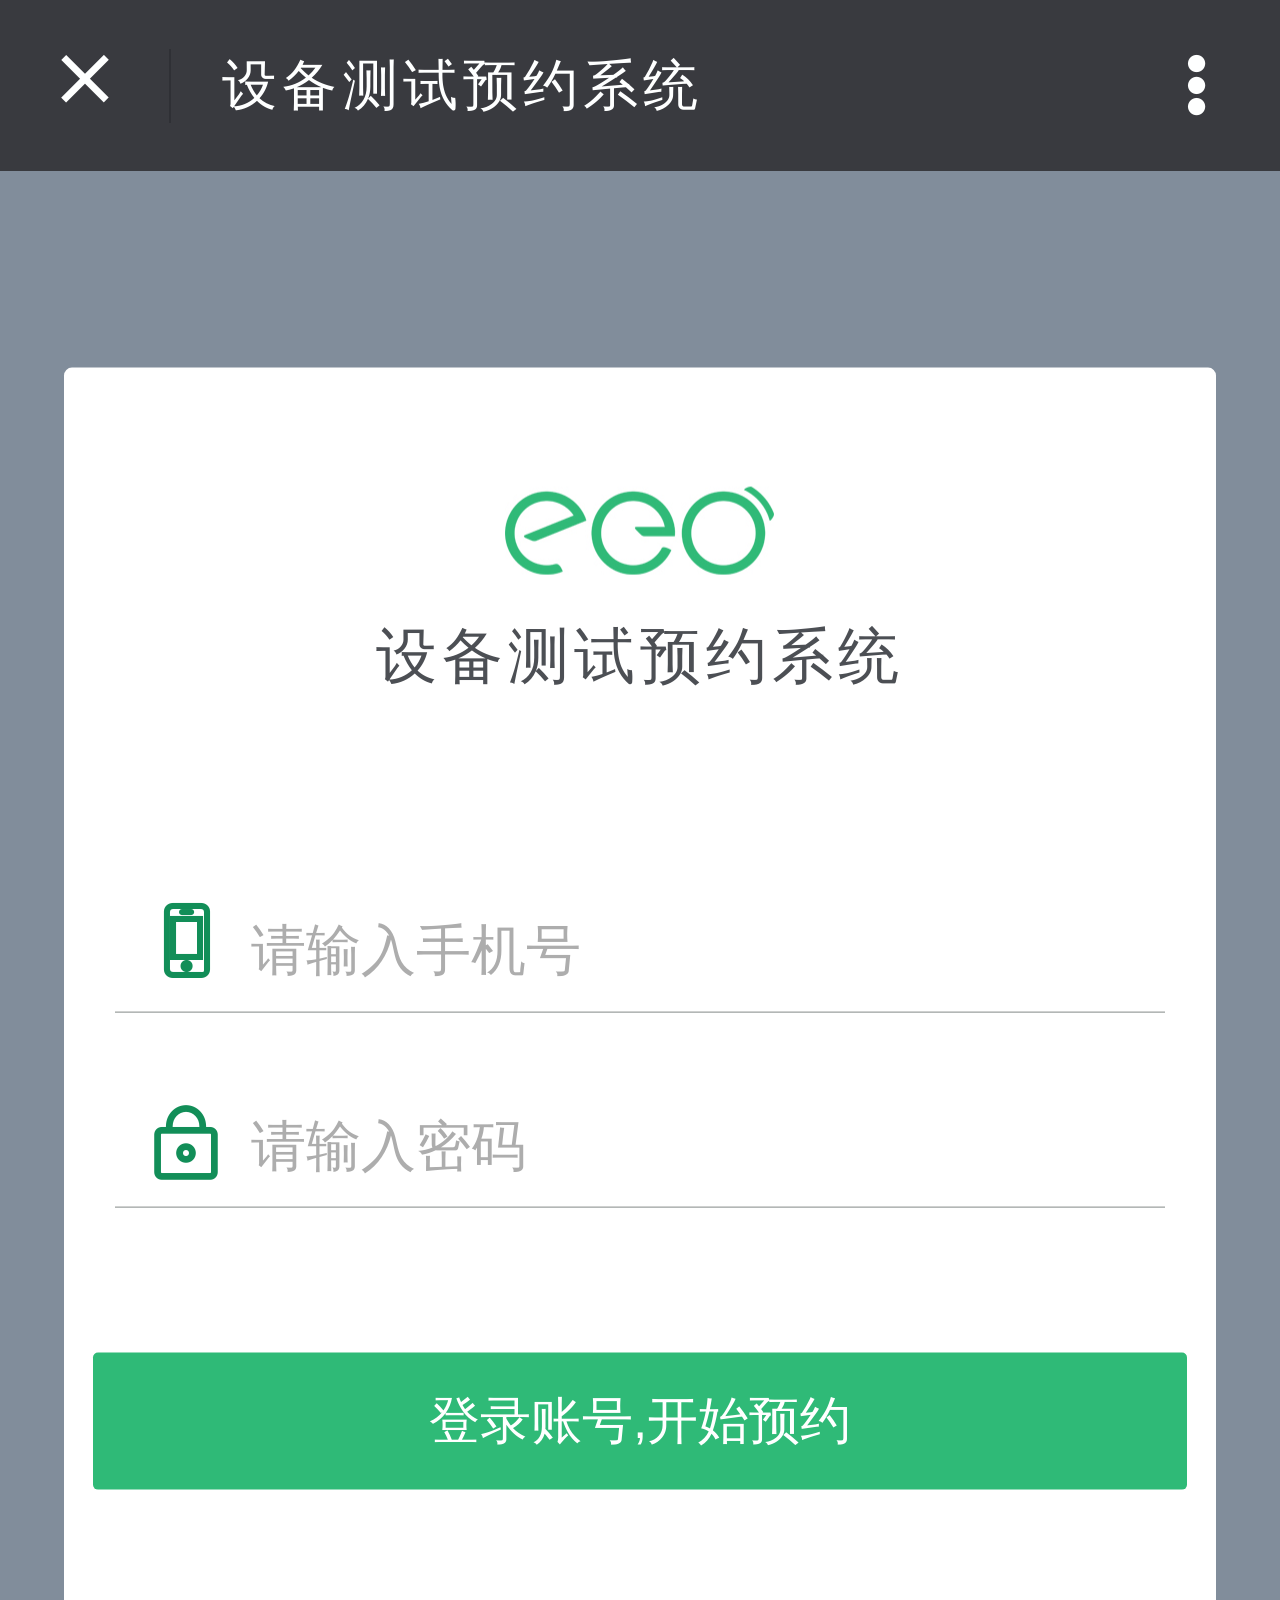
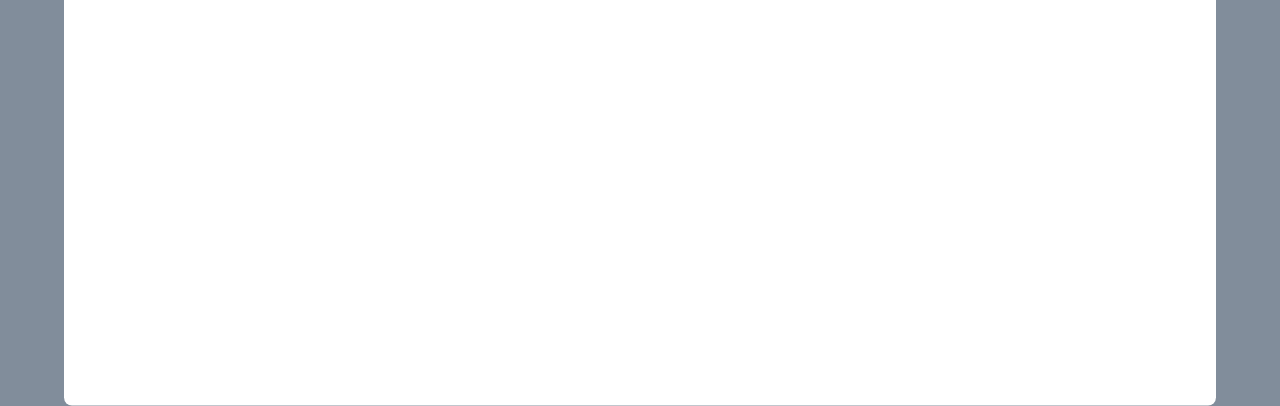
<file: test/index.html>
<!DOCTYPE html>
<html lang="en">
<head>
	<meta charset="UTF-8">
	<title>设备测试预约系统</title>
    <meta http-equiv="X-UA-Compatible" content="IE=edge,chrome=1" >
	<meta name="viewport" content="width=device-width,initial-scale=1, maximum-scale=1, minimum-scale=1, user-scalable=no">
	<meta name="format-detection" content="telphone=no, email=no" >
	<link rel="stylesheet" href="css/index.css">
	<link rel="stylesheet" href="icon/iconfont.css">
	<link rel="stylesheet" href="icons/iconfont.css">
	<script>
        document.documentElement.style.fontSize=window.innerWidth/375*50+"px";
	</script>
</head>
<body>
    <div class="bigBox">
    	<header class="header">
    		<span>
    			<i class="iconfont">&#xe72a;</i>
    			<a href="javascript:;">设备测试预约系统</a>
    		</span>
    		<i class="iconfont">&#xe613;</i>
    	</header>
    	<main class="main">
            <div class="maskBox">
                <div class="topDiv">
               	    <span><img src="images/logo_01.png" alt=""></span><br>
               	    <a href="javascript:;">设备测试预约系统</a>
                </div>
                <div class="centerDiv">
                    <p>
                        <i class="iconfont">&#xe505;</i>
                    	<input type="text" value="请输入手机号">
                    </p>
                    <p>
                        <i class="iconfont">&#xe60a;</i>
                    	<input type="text" value="请输入密码">
                    </p>
                </div>
                <div class="botDiv">
                	<button>登录账号,开始预约</button>
                </div>
            </div>
    	</main>
    </div>
</body>
</html>
</file>
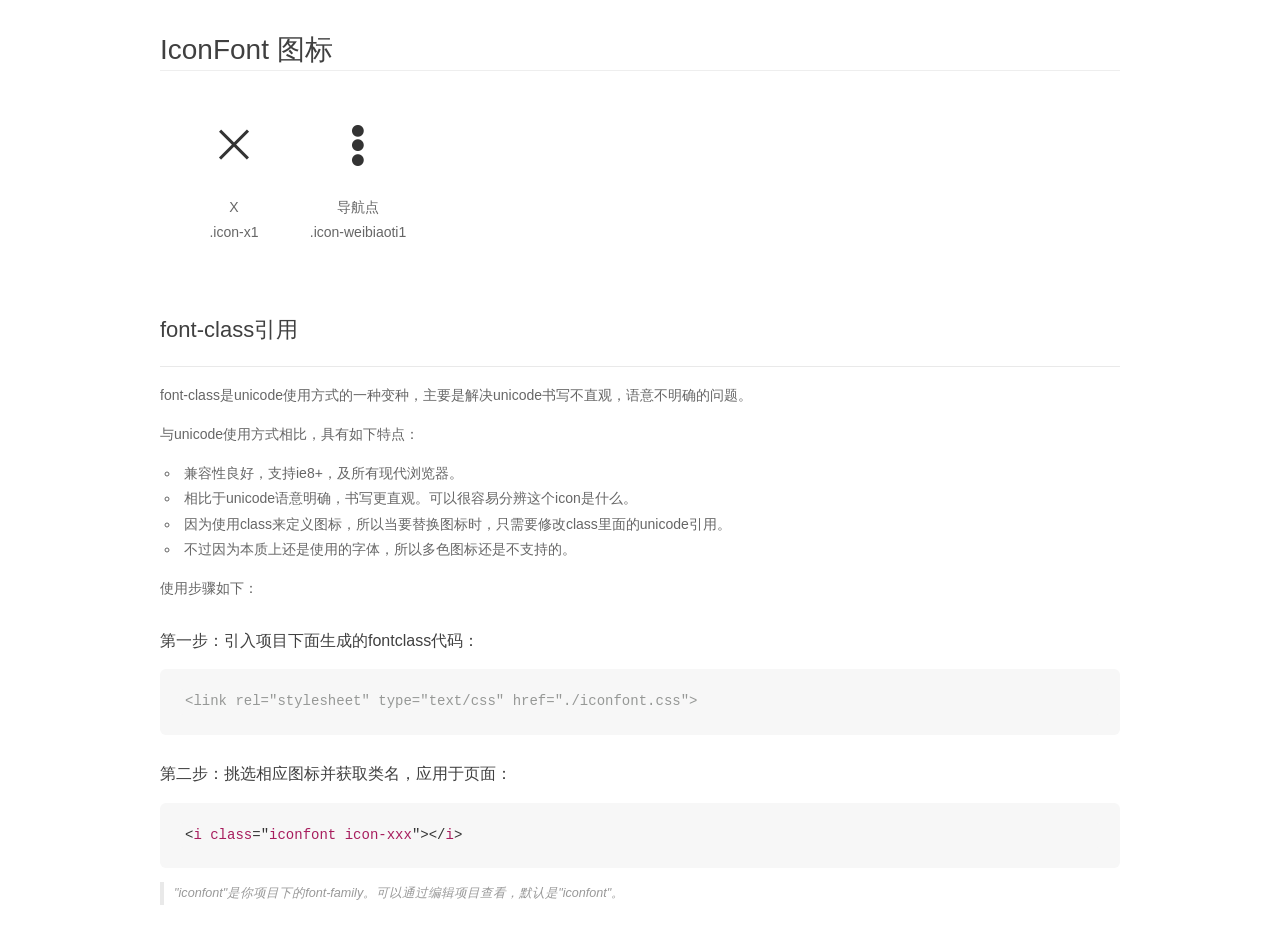
<file: test/icon/demo_fontclass.html>
<!DOCTYPE html>
<html>
<head>
    <meta charset="utf-8"/>
    <title>IconFont</title>
    <link rel="stylesheet" href="demo.css">
    <link rel="stylesheet" href="iconfont.css">
</head>
<body>
    <div class="main markdown">
        <h1>IconFont 图标</h1>
        <ul class="icon_lists clear">
            
                <li>
                <i class="icon iconfont icon-x1"></i>
                    <div class="name">X </div>
                    <div class="fontclass">.icon-x1</div>
                </li>
            
                <li>
                <i class="icon iconfont icon-weibiaoti1"></i>
                    <div class="name">导航点</div>
                    <div class="fontclass">.icon-weibiaoti1</div>
                </li>
            
        </ul>

        <h2 id="font-class-">font-class引用</h2>
        <hr>

        <p>font-class是unicode使用方式的一种变种，主要是解决unicode书写不直观，语意不明确的问题。</p>
        <p>与unicode使用方式相比，具有如下特点：</p>
        <ul>
        <li>兼容性良好，支持ie8+，及所有现代浏览器。</li>
        <li>相比于unicode语意明确，书写更直观。可以很容易分辨这个icon是什么。</li>
        <li>因为使用class来定义图标，所以当要替换图标时，只需要修改class里面的unicode引用。</li>
        <li>不过因为本质上还是使用的字体，所以多色图标还是不支持的。</li>
        </ul>
        <p>使用步骤如下：</p>
        <h3 id="-fontclass-">第一步：引入项目下面生成的fontclass代码：</h3>


        <pre><code class="lang-js hljs javascript"><span class="hljs-comment">&lt;link rel="stylesheet" type="text/css" href="./iconfont.css"&gt;</span></code></pre>
        <h3 id="-">第二步：挑选相应图标并获取类名，应用于页面：</h3>
        <pre><code class="lang-css hljs">&lt;<span class="hljs-selector-tag">i</span> <span class="hljs-selector-tag">class</span>="<span class="hljs-selector-tag">iconfont</span> <span class="hljs-selector-tag">icon-xxx</span>"&gt;&lt;/<span class="hljs-selector-tag">i</span>&gt;</code></pre>
        <blockquote>
        <p>"iconfont"是你项目下的font-family。可以通过编辑项目查看，默认是"iconfont"。</p>
        </blockquote>
    </div>
</body>
</html>
</file>
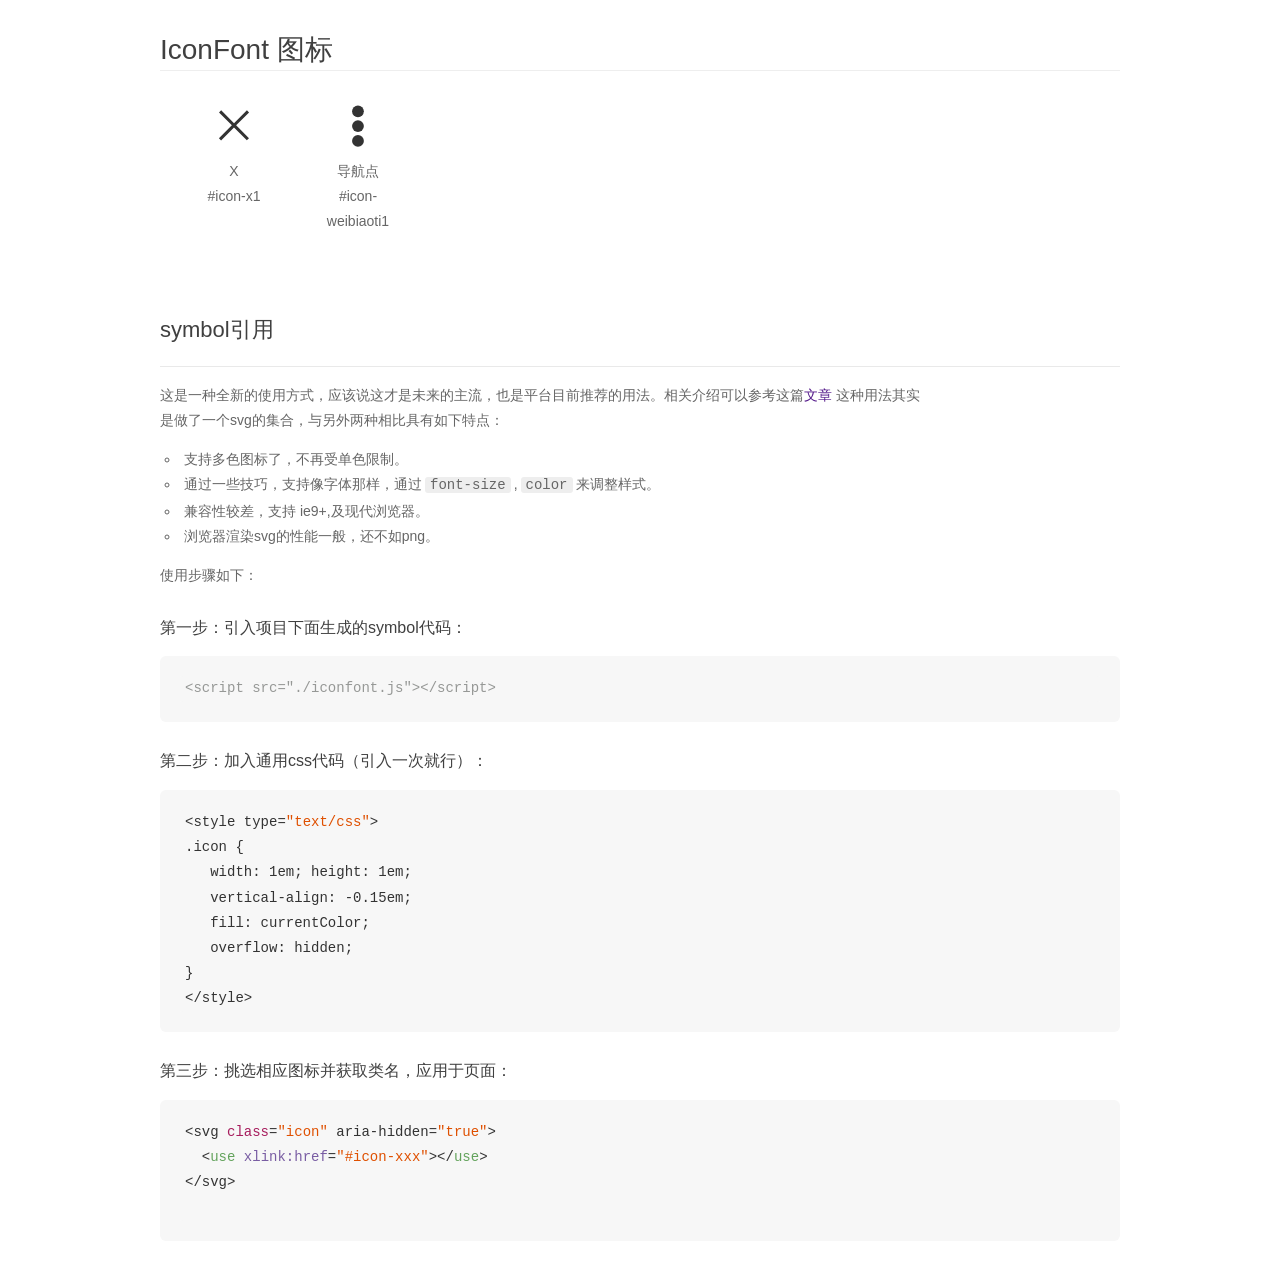
<file: test/icon/demo_symbol.html>
<!DOCTYPE html>
<html>
<head>
    <meta charset="utf-8"/>
    <title>IconFont</title>
    <link rel="stylesheet" href="demo.css">
    <script src="iconfont.js"></script>

    <style type="text/css">
        .icon {
          /* 通过设置 font-size 来改变图标大小 */
          width: 1em; height: 1em;
          /* 图标和文字相邻时，垂直对齐 */
          vertical-align: -0.15em;
          /* 通过设置 color 来改变 SVG 的颜色/fill */
          fill: currentColor;
          /* path 和 stroke 溢出 viewBox 部分在 IE 下会显示
             normalize.css 中也包含这行 */
          overflow: hidden;
        }

    </style>
</head>
<body>
    <div class="main markdown">
        <h1>IconFont 图标</h1>
        <ul class="icon_lists clear">
            
                <li>
                    <svg class="icon" aria-hidden="true">
                        <use xlink:href="#icon-x1"></use>
                    </svg>
                    <div class="name">X </div>
                    <div class="fontclass">#icon-x1</div>
                </li>
            
                <li>
                    <svg class="icon" aria-hidden="true">
                        <use xlink:href="#icon-weibiaoti1"></use>
                    </svg>
                    <div class="name">导航点</div>
                    <div class="fontclass">#icon-weibiaoti1</div>
                </li>
            
        </ul>


        <h2 id="symbol-">symbol引用</h2>
        <hr>

        <p>这是一种全新的使用方式，应该说这才是未来的主流，也是平台目前推荐的用法。相关介绍可以参考这篇<a href="">文章</a>
        这种用法其实是做了一个svg的集合，与另外两种相比具有如下特点：</p>
        <ul>
          <li>支持多色图标了，不再受单色限制。</li>
          <li>通过一些技巧，支持像字体那样，通过<code>font-size</code>,<code>color</code>来调整样式。</li>
          <li>兼容性较差，支持 ie9+,及现代浏览器。</li>
          <li>浏览器渲染svg的性能一般，还不如png。</li>
        </ul>
        <p>使用步骤如下：</p>
        <h3 id="-symbol-">第一步：引入项目下面生成的symbol代码：</h3>
        <pre><code class="lang-js hljs javascript"><span class="hljs-comment">&lt;script src="./iconfont.js"&gt;&lt;/script&gt;</span></code></pre>
        <h3 id="-css-">第二步：加入通用css代码（引入一次就行）：</h3>
        <pre><code class="lang-js hljs javascript">&lt;style type=<span class="hljs-string">"text/css"</span>&gt;
.icon {
   width: <span class="hljs-number">1</span>em; height: <span class="hljs-number">1</span>em;
   vertical-align: <span class="hljs-number">-0.15</span>em;
   fill: currentColor;
   overflow: hidden;
}
&lt;<span class="hljs-regexp">/style&gt;</span></code></pre>
        <h3 id="-">第三步：挑选相应图标并获取类名，应用于页面：</h3>
        <pre><code class="lang-js hljs javascript">&lt;svg <span class="hljs-class"><span class="hljs-keyword">class</span></span>=<span class="hljs-string">"icon"</span> aria-hidden=<span class="hljs-string">"true"</span>&gt;<span class="xml"><span class="hljs-tag">
  &lt;<span class="hljs-name">use</span> <span class="hljs-attr">xlink:href</span>=<span class="hljs-string">"#icon-xxx"</span>&gt;</span><span class="hljs-tag">&lt;/<span class="hljs-name">use</span>&gt;</span>
</span>&lt;<span class="hljs-regexp">/svg&gt;
        </span></code></pre>
    </div>
</body>
</html>
</file>
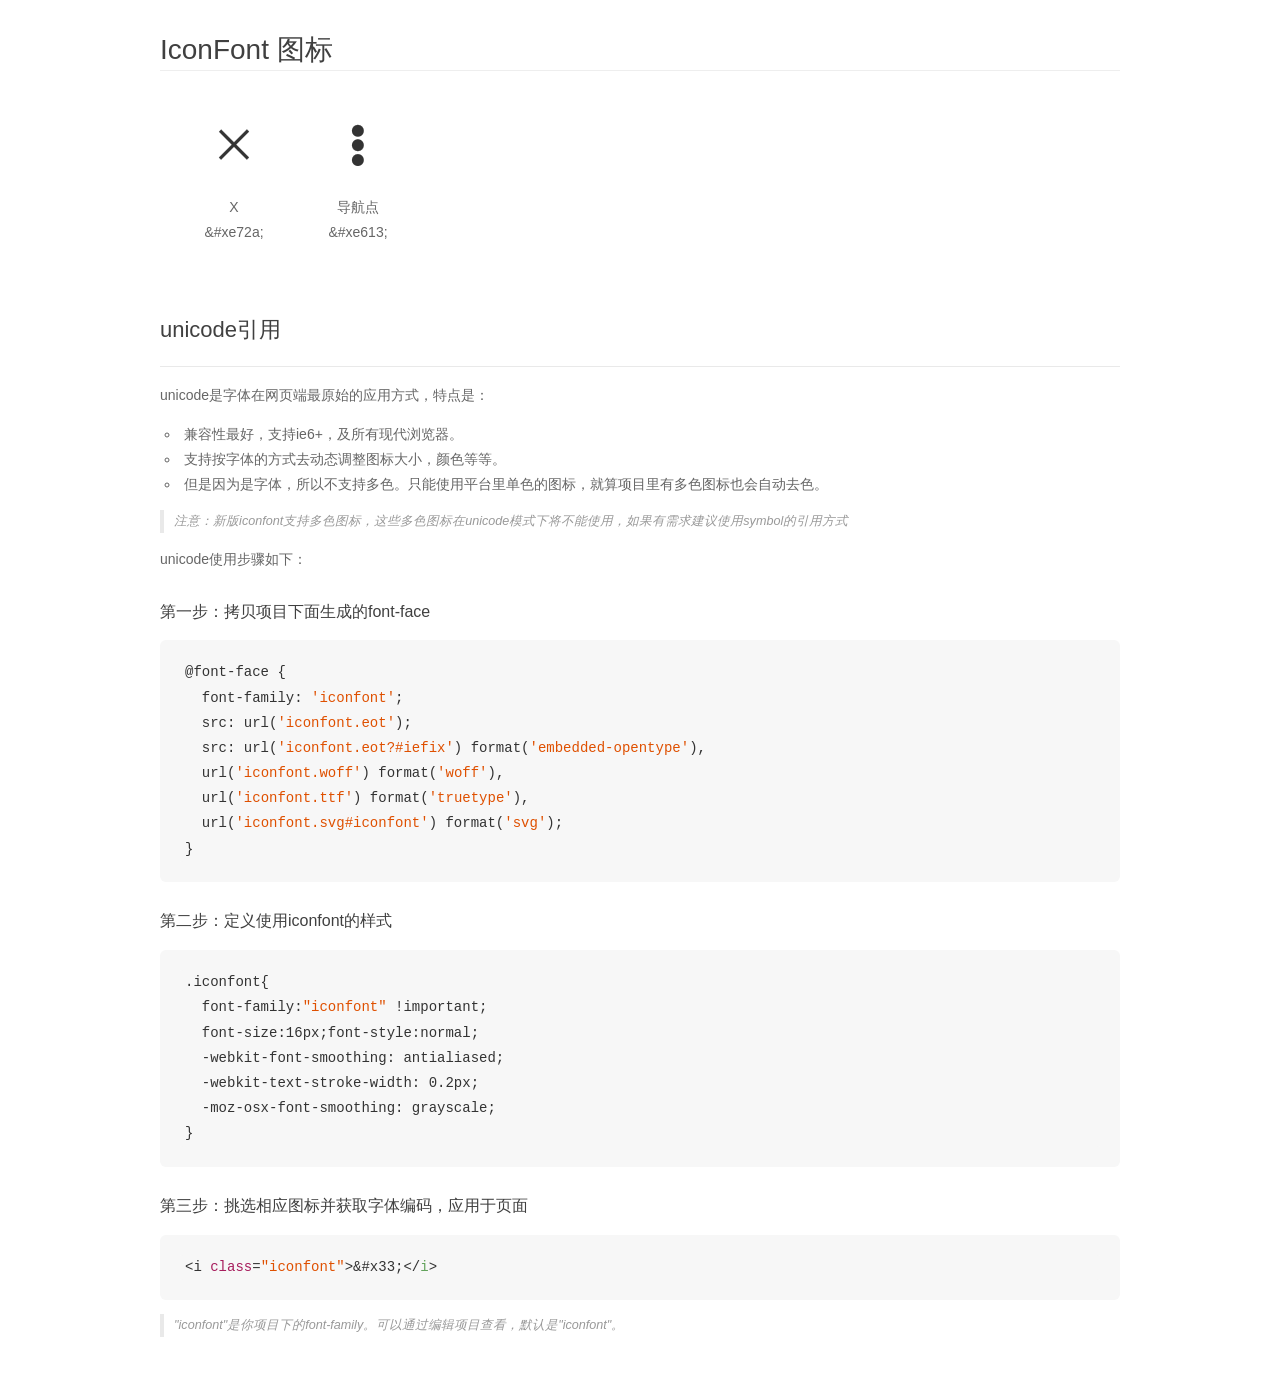
<file: test/icon/demo_unicode.html>
<!DOCTYPE html>
<html>
<head>
    <meta charset="utf-8"/>
    <title>IconFont</title>
    <link rel="stylesheet" href="demo.css">

    <style type="text/css">

        @font-face {font-family: "iconfont";
          src: url('iconfont.eot'); /* IE9*/
          src: url('iconfont.eot#iefix') format('embedded-opentype'), /* IE6-IE8 */
          url('iconfont.woff') format('woff'), /* chrome, firefox */
          url('iconfont.ttf') format('truetype'), /* chrome, firefox, opera, Safari, Android, iOS 4.2+*/
          url('iconfont.svg#iconfont') format('svg'); /* iOS 4.1- */
        }

        .iconfont {
          font-family:"iconfont" !important;
          font-size:16px;
          font-style:normal;
          -webkit-font-smoothing: antialiased;
          -webkit-text-stroke-width: 0.2px;
          -moz-osx-font-smoothing: grayscale;
        }

    </style>
</head>
<body>
    <div class="main markdown">
        <h1>IconFont 图标</h1>
        <ul class="icon_lists clear">
            
                <li>
                <i class="icon iconfont">&#xe72a;</i>
                    <div class="name">X </div>
                    <div class="code">&amp;#xe72a;</div>
                </li>
            
                <li>
                <i class="icon iconfont">&#xe613;</i>
                    <div class="name">导航点</div>
                    <div class="code">&amp;#xe613;</div>
                </li>
            
        </ul>
        <h2 id="unicode-">unicode引用</h2>
        <hr>

        <p>unicode是字体在网页端最原始的应用方式，特点是：</p>
        <ul>
        <li>兼容性最好，支持ie6+，及所有现代浏览器。</li>
        <li>支持按字体的方式去动态调整图标大小，颜色等等。</li>
        <li>但是因为是字体，所以不支持多色。只能使用平台里单色的图标，就算项目里有多色图标也会自动去色。</li>
        </ul>
        <blockquote>
        <p>注意：新版iconfont支持多色图标，这些多色图标在unicode模式下将不能使用，如果有需求建议使用symbol的引用方式</p>
        </blockquote>
        <p>unicode使用步骤如下：</p>
        <h3 id="-font-face">第一步：拷贝项目下面生成的font-face</h3>
        <pre><code class="lang-js hljs javascript">@font-face {
  font-family: <span class="hljs-string">'iconfont'</span>;
  src: url(<span class="hljs-string">'iconfont.eot'</span>);
  src: url(<span class="hljs-string">'iconfont.eot?#iefix'</span>) format(<span class="hljs-string">'embedded-opentype'</span>),
  url(<span class="hljs-string">'iconfont.woff'</span>) format(<span class="hljs-string">'woff'</span>),
  url(<span class="hljs-string">'iconfont.ttf'</span>) format(<span class="hljs-string">'truetype'</span>),
  url(<span class="hljs-string">'iconfont.svg#iconfont'</span>) format(<span class="hljs-string">'svg'</span>);
}
</code></pre>
        <h3 id="-iconfont-">第二步：定义使用iconfont的样式</h3>
        <pre><code class="lang-js hljs javascript">.iconfont{
  font-family:<span class="hljs-string">"iconfont"</span> !important;
  font-size:<span class="hljs-number">16</span>px;font-style:normal;
  -webkit-font-smoothing: antialiased;
  -webkit-text-stroke-width: <span class="hljs-number">0.2</span>px;
  -moz-osx-font-smoothing: grayscale;
}
</code></pre>
        <h3 id="-">第三步：挑选相应图标并获取字体编码，应用于页面</h3>
        <pre><code class="lang-js hljs javascript">&lt;i <span class="hljs-class"><span class="hljs-keyword">class</span></span>=<span class="hljs-string">"iconfont"</span>&gt;&amp;#x33;<span class="xml"><span class="hljs-tag">&lt;/<span class="hljs-name">i</span>&gt;</span></span></code></pre>

        <blockquote>
        <p>"iconfont"是你项目下的font-family。可以通过编辑项目查看，默认是"iconfont"。</p>
        </blockquote>
    </div>


</body>
</html>
</file>
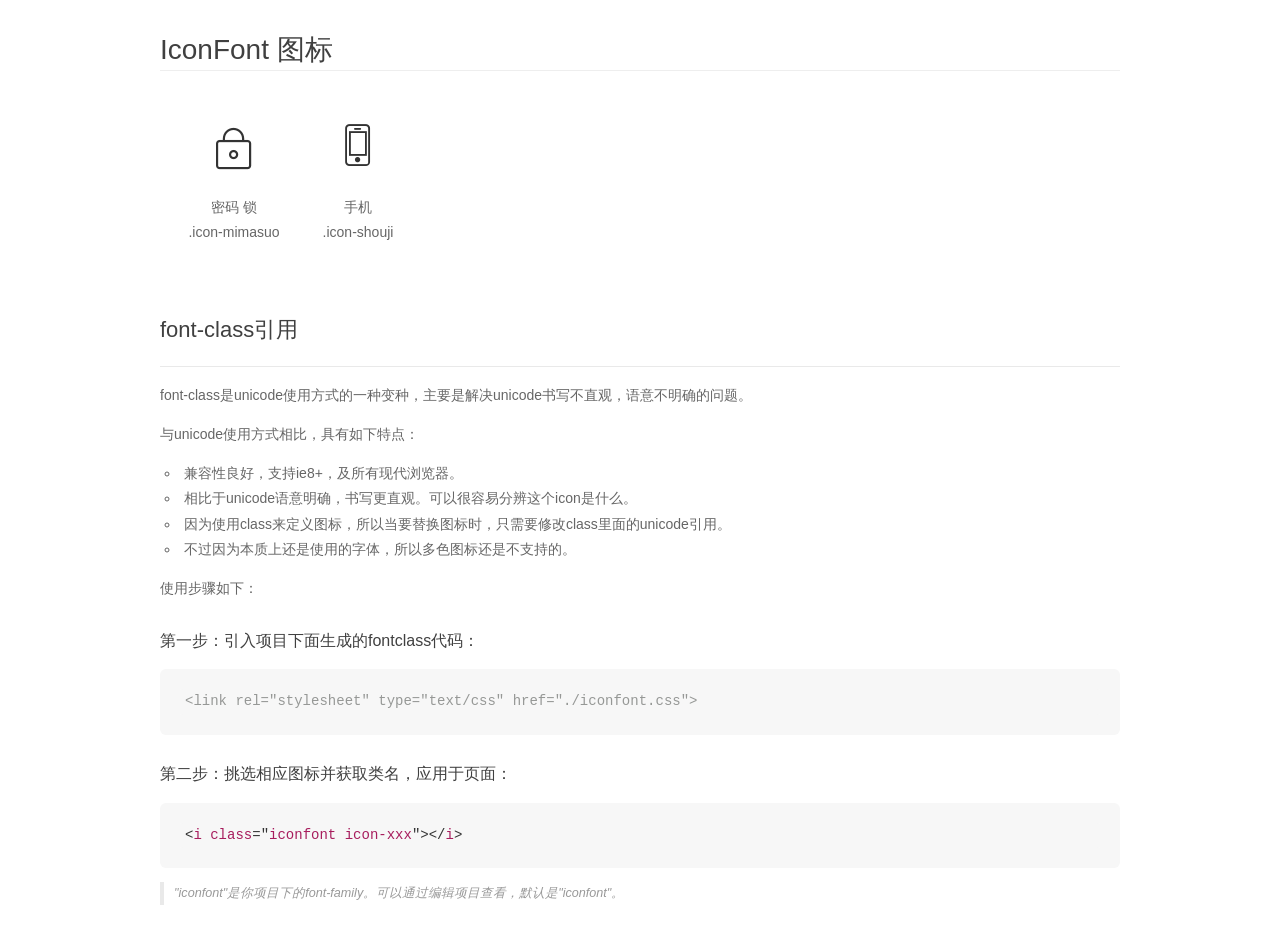
<file: test/icons/demo_fontclass.html>
<!DOCTYPE html>
<html>
<head>
    <meta charset="utf-8"/>
    <title>IconFont</title>
    <link rel="stylesheet" href="demo.css">
    <link rel="stylesheet" href="iconfont.css">
</head>
<body>
    <div class="main markdown">
        <h1>IconFont 图标</h1>
        <ul class="icon_lists clear">
            
                <li>
                <i class="icon iconfont icon-mimasuo"></i>
                    <div class="name">密码 锁</div>
                    <div class="fontclass">.icon-mimasuo</div>
                </li>
            
                <li>
                <i class="icon iconfont icon-shouji"></i>
                    <div class="name">手机</div>
                    <div class="fontclass">.icon-shouji</div>
                </li>
            
        </ul>

        <h2 id="font-class-">font-class引用</h2>
        <hr>

        <p>font-class是unicode使用方式的一种变种，主要是解决unicode书写不直观，语意不明确的问题。</p>
        <p>与unicode使用方式相比，具有如下特点：</p>
        <ul>
        <li>兼容性良好，支持ie8+，及所有现代浏览器。</li>
        <li>相比于unicode语意明确，书写更直观。可以很容易分辨这个icon是什么。</li>
        <li>因为使用class来定义图标，所以当要替换图标时，只需要修改class里面的unicode引用。</li>
        <li>不过因为本质上还是使用的字体，所以多色图标还是不支持的。</li>
        </ul>
        <p>使用步骤如下：</p>
        <h3 id="-fontclass-">第一步：引入项目下面生成的fontclass代码：</h3>


        <pre><code class="lang-js hljs javascript"><span class="hljs-comment">&lt;link rel="stylesheet" type="text/css" href="./iconfont.css"&gt;</span></code></pre>
        <h3 id="-">第二步：挑选相应图标并获取类名，应用于页面：</h3>
        <pre><code class="lang-css hljs">&lt;<span class="hljs-selector-tag">i</span> <span class="hljs-selector-tag">class</span>="<span class="hljs-selector-tag">iconfont</span> <span class="hljs-selector-tag">icon-xxx</span>"&gt;&lt;/<span class="hljs-selector-tag">i</span>&gt;</code></pre>
        <blockquote>
        <p>"iconfont"是你项目下的font-family。可以通过编辑项目查看，默认是"iconfont"。</p>
        </blockquote>
    </div>
</body>
</html>
</file>
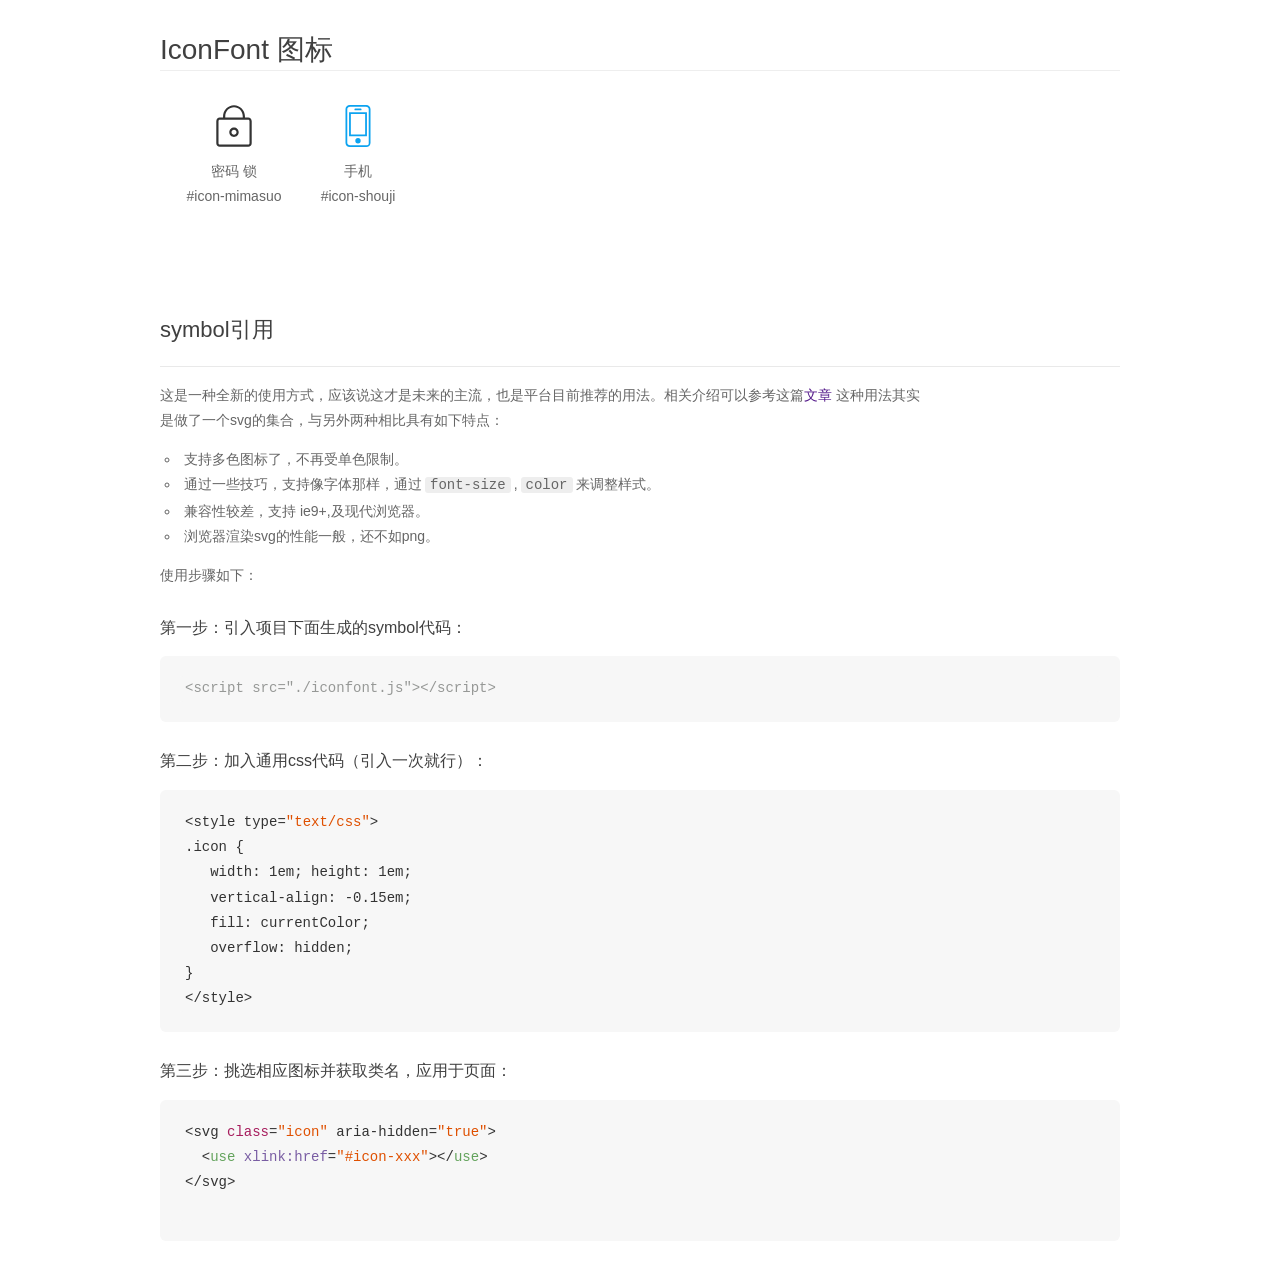
<file: test/icons/demo_symbol.html>
<!DOCTYPE html>
<html>
<head>
    <meta charset="utf-8"/>
    <title>IconFont</title>
    <link rel="stylesheet" href="demo.css">
    <script src="iconfont.js"></script>

    <style type="text/css">
        .icon {
          /* 通过设置 font-size 来改变图标大小 */
          width: 1em; height: 1em;
          /* 图标和文字相邻时，垂直对齐 */
          vertical-align: -0.15em;
          /* 通过设置 color 来改变 SVG 的颜色/fill */
          fill: currentColor;
          /* path 和 stroke 溢出 viewBox 部分在 IE 下会显示
             normalize.css 中也包含这行 */
          overflow: hidden;
        }

    </style>
</head>
<body>
    <div class="main markdown">
        <h1>IconFont 图标</h1>
        <ul class="icon_lists clear">
            
                <li>
                    <svg class="icon" aria-hidden="true">
                        <use xlink:href="#icon-mimasuo"></use>
                    </svg>
                    <div class="name">密码 锁</div>
                    <div class="fontclass">#icon-mimasuo</div>
                </li>
            
                <li>
                    <svg class="icon" aria-hidden="true">
                        <use xlink:href="#icon-shouji"></use>
                    </svg>
                    <div class="name">手机</div>
                    <div class="fontclass">#icon-shouji</div>
                </li>
            
        </ul>


        <h2 id="symbol-">symbol引用</h2>
        <hr>

        <p>这是一种全新的使用方式，应该说这才是未来的主流，也是平台目前推荐的用法。相关介绍可以参考这篇<a href="">文章</a>
        这种用法其实是做了一个svg的集合，与另外两种相比具有如下特点：</p>
        <ul>
          <li>支持多色图标了，不再受单色限制。</li>
          <li>通过一些技巧，支持像字体那样，通过<code>font-size</code>,<code>color</code>来调整样式。</li>
          <li>兼容性较差，支持 ie9+,及现代浏览器。</li>
          <li>浏览器渲染svg的性能一般，还不如png。</li>
        </ul>
        <p>使用步骤如下：</p>
        <h3 id="-symbol-">第一步：引入项目下面生成的symbol代码：</h3>
        <pre><code class="lang-js hljs javascript"><span class="hljs-comment">&lt;script src="./iconfont.js"&gt;&lt;/script&gt;</span></code></pre>
        <h3 id="-css-">第二步：加入通用css代码（引入一次就行）：</h3>
        <pre><code class="lang-js hljs javascript">&lt;style type=<span class="hljs-string">"text/css"</span>&gt;
.icon {
   width: <span class="hljs-number">1</span>em; height: <span class="hljs-number">1</span>em;
   vertical-align: <span class="hljs-number">-0.15</span>em;
   fill: currentColor;
   overflow: hidden;
}
&lt;<span class="hljs-regexp">/style&gt;</span></code></pre>
        <h3 id="-">第三步：挑选相应图标并获取类名，应用于页面：</h3>
        <pre><code class="lang-js hljs javascript">&lt;svg <span class="hljs-class"><span class="hljs-keyword">class</span></span>=<span class="hljs-string">"icon"</span> aria-hidden=<span class="hljs-string">"true"</span>&gt;<span class="xml"><span class="hljs-tag">
  &lt;<span class="hljs-name">use</span> <span class="hljs-attr">xlink:href</span>=<span class="hljs-string">"#icon-xxx"</span>&gt;</span><span class="hljs-tag">&lt;/<span class="hljs-name">use</span>&gt;</span>
</span>&lt;<span class="hljs-regexp">/svg&gt;
        </span></code></pre>
    </div>
</body>
</html>
</file>
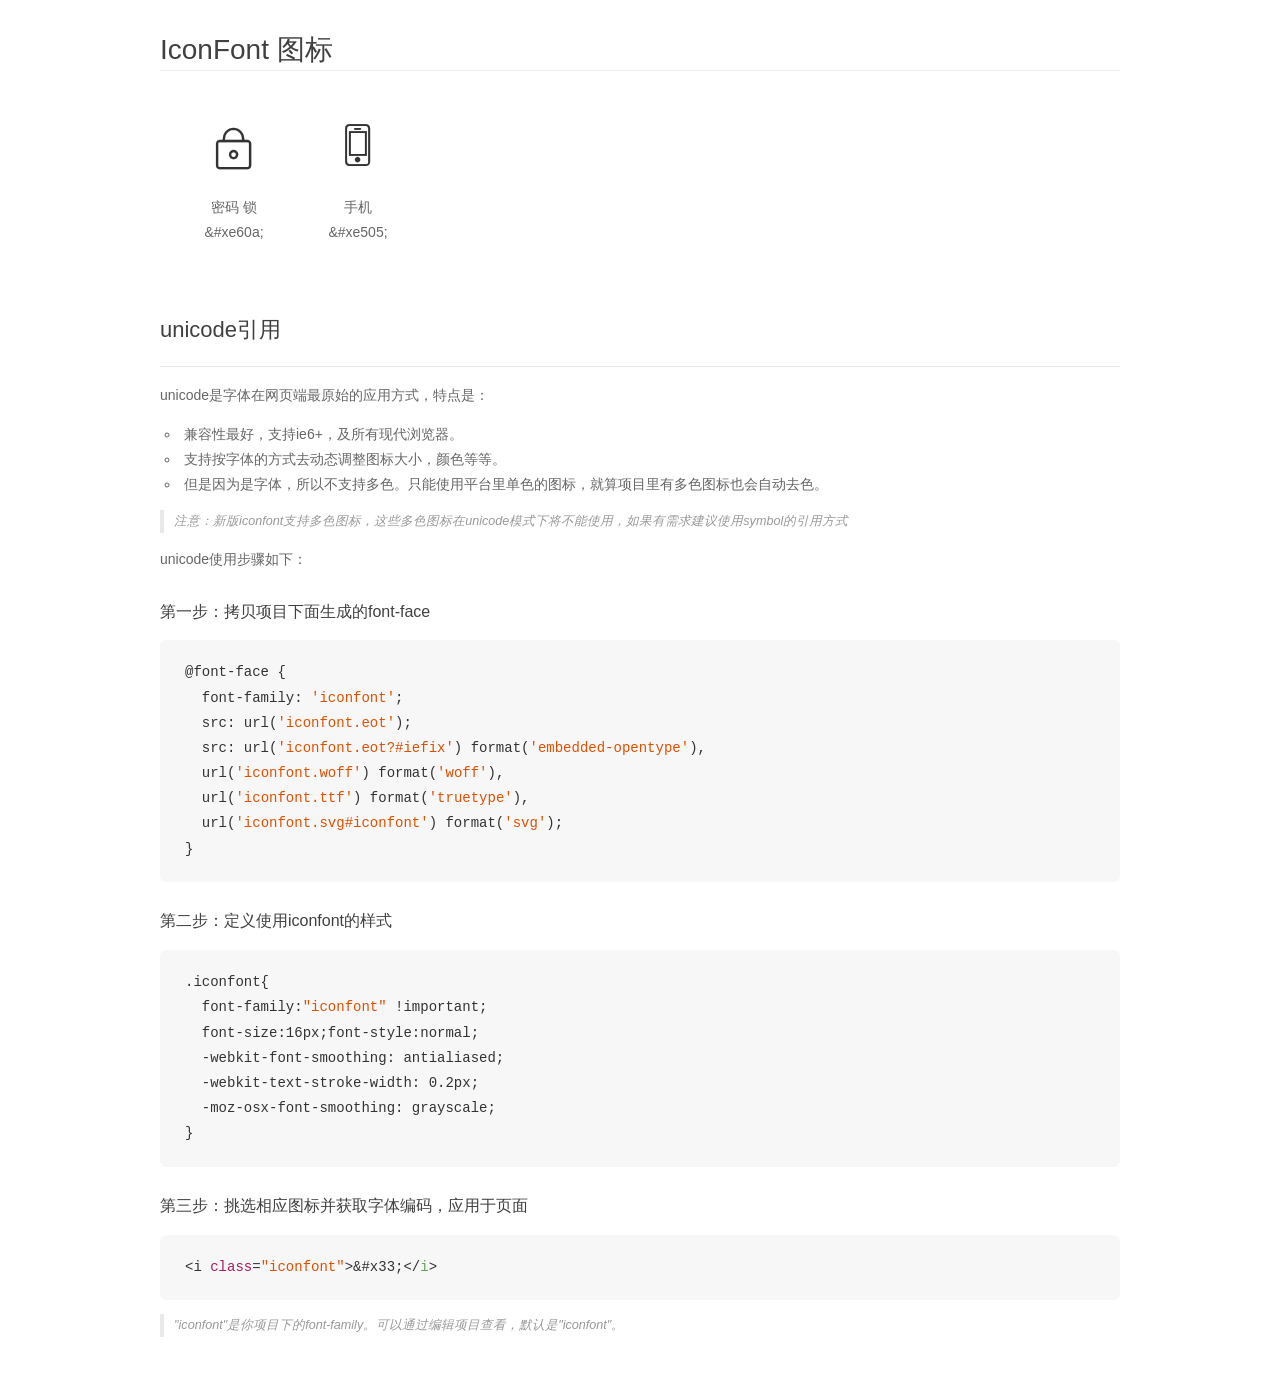
<file: test/icons/demo_unicode.html>
<!DOCTYPE html>
<html>
<head>
    <meta charset="utf-8"/>
    <title>IconFont</title>
    <link rel="stylesheet" href="demo.css">

    <style type="text/css">

        @font-face {font-family: "iconfont";
          src: url('iconfont.eot'); /* IE9*/
          src: url('iconfont.eot#iefix') format('embedded-opentype'), /* IE6-IE8 */
          url('iconfont.woff') format('woff'), /* chrome, firefox */
          url('iconfont.ttf') format('truetype'), /* chrome, firefox, opera, Safari, Android, iOS 4.2+*/
          url('iconfont.svg#iconfont') format('svg'); /* iOS 4.1- */
        }

        .iconfont {
          font-family:"iconfont" !important;
          font-size:16px;
          font-style:normal;
          -webkit-font-smoothing: antialiased;
          -webkit-text-stroke-width: 0.2px;
          -moz-osx-font-smoothing: grayscale;
        }

    </style>
</head>
<body>
    <div class="main markdown">
        <h1>IconFont 图标</h1>
        <ul class="icon_lists clear">
            
                <li>
                <i class="icon iconfont">&#xe60a;</i>
                    <div class="name">密码 锁</div>
                    <div class="code">&amp;#xe60a;</div>
                </li>
            
                <li>
                <i class="icon iconfont">&#xe505;</i>
                    <div class="name">手机</div>
                    <div class="code">&amp;#xe505;</div>
                </li>
            
        </ul>
        <h2 id="unicode-">unicode引用</h2>
        <hr>

        <p>unicode是字体在网页端最原始的应用方式，特点是：</p>
        <ul>
        <li>兼容性最好，支持ie6+，及所有现代浏览器。</li>
        <li>支持按字体的方式去动态调整图标大小，颜色等等。</li>
        <li>但是因为是字体，所以不支持多色。只能使用平台里单色的图标，就算项目里有多色图标也会自动去色。</li>
        </ul>
        <blockquote>
        <p>注意：新版iconfont支持多色图标，这些多色图标在unicode模式下将不能使用，如果有需求建议使用symbol的引用方式</p>
        </blockquote>
        <p>unicode使用步骤如下：</p>
        <h3 id="-font-face">第一步：拷贝项目下面生成的font-face</h3>
        <pre><code class="lang-js hljs javascript">@font-face {
  font-family: <span class="hljs-string">'iconfont'</span>;
  src: url(<span class="hljs-string">'iconfont.eot'</span>);
  src: url(<span class="hljs-string">'iconfont.eot?#iefix'</span>) format(<span class="hljs-string">'embedded-opentype'</span>),
  url(<span class="hljs-string">'iconfont.woff'</span>) format(<span class="hljs-string">'woff'</span>),
  url(<span class="hljs-string">'iconfont.ttf'</span>) format(<span class="hljs-string">'truetype'</span>),
  url(<span class="hljs-string">'iconfont.svg#iconfont'</span>) format(<span class="hljs-string">'svg'</span>);
}
</code></pre>
        <h3 id="-iconfont-">第二步：定义使用iconfont的样式</h3>
        <pre><code class="lang-js hljs javascript">.iconfont{
  font-family:<span class="hljs-string">"iconfont"</span> !important;
  font-size:<span class="hljs-number">16</span>px;font-style:normal;
  -webkit-font-smoothing: antialiased;
  -webkit-text-stroke-width: <span class="hljs-number">0.2</span>px;
  -moz-osx-font-smoothing: grayscale;
}
</code></pre>
        <h3 id="-">第三步：挑选相应图标并获取字体编码，应用于页面</h3>
        <pre><code class="lang-js hljs javascript">&lt;i <span class="hljs-class"><span class="hljs-keyword">class</span></span>=<span class="hljs-string">"iconfont"</span>&gt;&amp;#x33;<span class="xml"><span class="hljs-tag">&lt;/<span class="hljs-name">i</span>&gt;</span></span></code></pre>

        <blockquote>
        <p>"iconfont"是你项目下的font-family。可以通过编辑项目查看，默认是"iconfont"。</p>
        </blockquote>
    </div>


</body>
</html>
</file>
<file: test/css/index.css>
* {
  padding: 0;
  margin: 0;
  box-sizing: border-box; }

li {
  list-style: none; }

a {
  text-decoration: none; }

body {
  font-size: 16px; }

html, body, .bigBox {
  width: 100%;
  height: 100%; }

.bigBox .main {
  position: relative; }

.bigBox .main .maskBox {
  position: absolute; }

.bigBox .header {
  display: flex;
  -webkit-justify-content: space-between;
  align-items: center; }

html, body, .bigBox {
  background-color: #818d9b; }

.bigBox .header {
  width: 100%;
  height: 1.0rem;
  background-color: #393a3f;
  color: #feffff; }
  .bigBox .header > span {
    padding-left: 0.31rem; }
    .bigBox .header > span i {
      font-size: 0.36rem;
      font-weight: bolder;
      padding-right: 0.3rem; }
    .bigBox .header > span a {
      color: #feffff;
      font-size: 0.32rem;
      font-weight: normal;
      display: inline-block;
      border-left: 2px solid #2f3035;
      padding-left: 0.3rem;
      letter-spacing: 0.03rem; }
  .bigBox .header > i {
    font-size: 0.36rem;
    font-weight: normal;
    padding-right: 0.31rem; }
.bigBox .main {
  width: 100%; }
  .bigBox .main .maskBox {
    width: 90%;
    height: 9.6rem;
    background-color: #fff;
    border-radius: 8px;
    left: 50%;
    top: 50%;
    transform: translate(-50%, 12%); }
    .bigBox .main .maskBox .topDiv {
      width: 100%;
      text-align: center;
      padding: 0.7rem 0; }
      .bigBox .main .maskBox .topDiv span {
        display: inline-block;
        width: 3.11rem;
        height: 0.75rem; }
        .bigBox .main .maskBox .topDiv span img {
          max-width: 100%; }
      .bigBox .main .maskBox .topDiv a {
        font-size: 0.36rem;
        color: #4c4f54;
        letter-spacing: 0.03rem; }
    .bigBox .main .maskBox .centerDiv {
      width: 100%;
      padding: 0 0.3rem; }
      .bigBox .main .maskBox .centerDiv p {
        width: 100%;
        line-height: 40px;
        padding-top: 0.6rem;
        border-bottom: 1px solid #838987;
        padding-bottom: 0.16rem; }
        .bigBox .main .maskBox .centerDiv p i {
          font-size: 0.42rem;
          color: #128e58;
          font-weight: bolder;
          padding-right: 0.15rem;
          padding-left: 0.2rem; }
        .bigBox .main .maskBox .centerDiv p input {
          border: none;
          outline: none;
          font-size: 0.32rem;
          color: #adadad;
          font-weight: normal; }
    .bigBox .main .maskBox .botDiv {
      width: 100%;
      text-align: center;
      padding-top: 0.85rem; }
      .bigBox .main .maskBox .botDiv button {
        width: 95%;
        height: 0.8rem;
        border: none;
        outline: none;
        color: #fff;
        font-size: 0.30rem;
        font-weight: normal;
        background-color: #2fba77;
        border-radius: 5px; }

/*# sourceMappingURL=index.css.map */
</file>
<file: test/icon/iconfont.css>
@font-face {font-family: "iconfont";
  src: url('iconfont.eot?t=1504145072133'); /* IE9*/
  src: url('iconfont.eot?t=1504145072133#iefix') format('embedded-opentype'), /* IE6-IE8 */
  url('[data-uri]') format('woff'),
  url('iconfont.ttf?t=1504145072133') format('truetype'), /* chrome, firefox, opera, Safari, Android, iOS 4.2+*/
  url('iconfont.svg?t=1504145072133#iconfont') format('svg'); /* iOS 4.1- */
}

.iconfont {
  font-family:"iconfont" !important;
  font-size:16px;
  font-style:normal;
  -webkit-font-smoothing: antialiased;
  -moz-osx-font-smoothing: grayscale;
}

.icon-x1:before { content: "\e72a"; }

.icon-weibiaoti1:before { content: "\e613"; }
</file>
<file: test/icons/iconfont.css>
@font-face {font-family: "iconfont";
  src: url('iconfont.eot?t=1504146693862'); /* IE9*/
  src: url('iconfont.eot?t=1504146693862#iefix') format('embedded-opentype'), /* IE6-IE8 */
  url('[data-uri]') format('woff'),
  url('iconfont.ttf?t=1504146693862') format('truetype'), /* chrome, firefox, opera, Safari, Android, iOS 4.2+*/
  url('iconfont.svg?t=1504146693862#iconfont') format('svg'); /* iOS 4.1- */
}

.iconfont {
  font-family:"iconfont" !important;
  font-size:16px;
  font-style:normal;
  -webkit-font-smoothing: antialiased;
  -moz-osx-font-smoothing: grayscale;
}

.icon-mimasuo:before { content: "\e60a"; }

.icon-shouji:before { content: "\e505"; }
</file>
<file: test/icon/demo.css>
*{margin: 0;padding: 0;list-style: none;}
/*
KISSY CSS Reset
理念：1. reset 的目的不是清除浏览器的默认样式，这仅是部分工作。清除和重置是紧密不可分的。
2. reset 的目的不是让默认样式在所有浏览器下一致，而是减少默认样式有可能带来的问题。
3. reset 期望提供一套普适通用的基础样式。但没有银弹，推荐根据具体需求，裁剪和修改后再使用。
特色：1. 适应中文；2. 基于最新主流浏览器。
维护：玉伯<lifesinger@gmail.com>, 正淳<ragecarrier@gmail.com>
 */

/** 清除内外边距 **/
body, h1, h2, h3, h4, h5, h6, hr, p, blockquote, /* structural elements 结构元素 */
dl, dt, dd, ul, ol, li, /* list elements 列表元素 */
pre, /* text formatting elements 文本格式元素 */
form, fieldset, legend, button, input, textarea, /* form elements 表单元素 */
th, td /* table elements 表格元素 */ {
  margin: 0;
  padding: 0;
}

/** 设置默认字体 **/
body,
button, input, select, textarea /* for ie */ {
  font: 12px/1.5 tahoma, arial, \5b8b\4f53, sans-serif;
}
h1, h2, h3, h4, h5, h6 { font-size: 100%; }
address, cite, dfn, em, var { font-style: normal; } /* 将斜体扶正 */
code, kbd, pre, samp { font-family: courier new, courier, monospace; } /* 统一等宽字体 */
small { font-size: 12px; } /* 小于 12px 的中文很难阅读，让 small 正常化 */

/** 重置列表元素 **/
ul, ol { list-style: none; }

/** 重置文本格式元素 **/
a { text-decoration: none; }
a:hover { text-decoration: underline; }


/** 重置表单元素 **/
legend { color: #000; } /* for ie6 */
fieldset, img { border: 0; } /* img 搭车：让链接里的 img 无边框 */
button, input, select, textarea { font-size: 100%; } /* 使得表单元素在 ie 下能继承字体大小 */
/* 注：optgroup 无法扶正 */

/** 重置表格元素 **/
table { border-collapse: collapse; border-spacing: 0; }

/* 清除浮动 */
.ks-clear:after, .clear:after {
  content: '\20';
  display: block;
  height: 0;
  clear: both;
}
.ks-clear, .clear {
  *zoom: 1;
}

.main {
  padding: 30px 100px;
width: 960px;
margin: 0 auto;
}
.main h1{font-size:36px; color:#333; text-align:left;margin-bottom:30px; border-bottom: 1px solid #eee;}

.helps{margin-top:40px;}
.helps pre{
  padding:20px;
  margin:10px 0;
  border:solid 1px #e7e1cd;
  background-color: #fffdef;
  overflow: auto;
}

.icon_lists{
  width: 100% !important;

}

.icon_lists li{
  float:left;
  width: 100px;
  height:180px;
  text-align: center;
  list-style: none !important;
}
.icon_lists .icon{
  font-size: 42px;
  line-height: 100px;
  margin: 10px 0;
  color:#333;
  -webkit-transition: font-size 0.25s ease-out 0s;
  -moz-transition: font-size 0.25s ease-out 0s;
  transition: font-size 0.25s ease-out 0s;

}
.icon_lists .icon:hover{
  font-size: 100px;
}



.markdown {
  color: #666;
  font-size: 14px;
  line-height: 1.8;
}

.highlight {
  line-height: 1.5;
}

.markdown img {
  vertical-align: middle;
  max-width: 100%;
}

.markdown h1 {
  color: #404040;
  font-weight: 500;
  line-height: 40px;
  margin-bottom: 24px;
}

.markdown h2,
.markdown h3,
.markdown h4,
.markdown h5,
.markdown h6 {
  color: #404040;
  margin: 1.6em 0 0.6em 0;
  font-weight: 500;
  clear: both;
}

.markdown h1 {
  font-size: 28px;
}

.markdown h2 {
  font-size: 22px;
}

.markdown h3 {
  font-size: 16px;
}

.markdown h4 {
  font-size: 14px;
}

.markdown h5 {
  font-size: 12px;
}

.markdown h6 {
  font-size: 12px;
}

.markdown hr {
  height: 1px;
  border: 0;
  background: #e9e9e9;
  margin: 16px 0;
  clear: both;
}

.markdown p,
.markdown pre {
  margin: 1em 0;
}

.markdown > p,
.markdown > blockquote,
.markdown > .highlight,
.markdown > ol,
.markdown > ul {
  width: 80%;
}

.markdown ul > li {
  list-style: circle;
}

.markdown > ul li,
.markdown blockquote ul > li {
  margin-left: 20px;
  padding-left: 4px;
}

.markdown > ul li p,
.markdown > ol li p {
  margin: 0.6em 0;
}

.markdown ol > li {
  list-style: decimal;
}

.markdown > ol li,
.markdown blockquote ol > li {
  margin-left: 20px;
  padding-left: 4px;
}

.markdown code {
  margin: 0 3px;
  padding: 0 5px;
  background: #eee;
  border-radius: 3px;
}

.markdown pre {
  border-radius: 6px;
  background: #f7f7f7;
  padding: 20px;
}

.markdown pre code {
  border: none;
  background: #f7f7f7;
  margin: 0;
}

.markdown strong,
.markdown b {
  font-weight: 600;
}

.markdown > table {
  border-collapse: collapse;
  border-spacing: 0px;
  empty-cells: show;
  border: 1px solid #e9e9e9;
  width: 95%;
  margin-bottom: 24px;
}

.markdown > table th {
  white-space: nowrap;
  color: #333;
  font-weight: 600;

}

.markdown > table th,
.markdown > table td {
  border: 1px solid #e9e9e9;
  padding: 8px 16px;
  text-align: left;
}

.markdown > table th {
  background: #F7F7F7;
}

.markdown blockquote {
  font-size: 90%;
  color: #999;
  border-left: 4px solid #e9e9e9;
  padding-left: 0.8em;
  margin: 1em 0;
  font-style: italic;
}

.markdown blockquote p {
  margin: 0;
}

.markdown .anchor {
  opacity: 0;
  transition: opacity 0.3s ease;
  margin-left: 8px;
}

.markdown .waiting {
  color: #ccc;
}

.markdown h1:hover .anchor,
.markdown h2:hover .anchor,
.markdown h3:hover .anchor,
.markdown h4:hover .anchor,
.markdown h5:hover .anchor,
.markdown h6:hover .anchor {
  opacity: 1;
  display: inline-block;
}

.markdown > br,
.markdown > p > br {
  clear: both;
}


.hljs {
  display: block;
  background: white;
  padding: 0.5em;
  color: #333333;
  overflow-x: auto;
}

.hljs-comment,
.hljs-meta {
  color: #969896;
}

.hljs-string,
.hljs-variable,
.hljs-template-variable,
.hljs-strong,
.hljs-emphasis,
.hljs-quote {
  color: #df5000;
}

.hljs-keyword,
.hljs-selector-tag,
.hljs-type {
  color: #a71d5d;
}

.hljs-literal,
.hljs-symbol,
.hljs-bullet,
.hljs-attribute {
  color: #0086b3;
}

.hljs-section,
.hljs-name {
  color: #63a35c;
}

.hljs-tag {
  color: #333333;
}

.hljs-title,
.hljs-attr,
.hljs-selector-id,
.hljs-selector-class,
.hljs-selector-attr,
.hljs-selector-pseudo {
  color: #795da3;
}

.hljs-addition {
  color: #55a532;
  background-color: #eaffea;
}

.hljs-deletion {
  color: #bd2c00;
  background-color: #ffecec;
}

.hljs-link {
  text-decoration: underline;
}

pre{
  background: #fff;
}
</file>
<file: test/icons/demo.css>
*{margin: 0;padding: 0;list-style: none;}
/*
KISSY CSS Reset
理念：1. reset 的目的不是清除浏览器的默认样式，这仅是部分工作。清除和重置是紧密不可分的。
2. reset 的目的不是让默认样式在所有浏览器下一致，而是减少默认样式有可能带来的问题。
3. reset 期望提供一套普适通用的基础样式。但没有银弹，推荐根据具体需求，裁剪和修改后再使用。
特色：1. 适应中文；2. 基于最新主流浏览器。
维护：玉伯<lifesinger@gmail.com>, 正淳<ragecarrier@gmail.com>
 */

/** 清除内外边距 **/
body, h1, h2, h3, h4, h5, h6, hr, p, blockquote, /* structural elements 结构元素 */
dl, dt, dd, ul, ol, li, /* list elements 列表元素 */
pre, /* text formatting elements 文本格式元素 */
form, fieldset, legend, button, input, textarea, /* form elements 表单元素 */
th, td /* table elements 表格元素 */ {
  margin: 0;
  padding: 0;
}

/** 设置默认字体 **/
body,
button, input, select, textarea /* for ie */ {
  font: 12px/1.5 tahoma, arial, \5b8b\4f53, sans-serif;
}
h1, h2, h3, h4, h5, h6 { font-size: 100%; }
address, cite, dfn, em, var { font-style: normal; } /* 将斜体扶正 */
code, kbd, pre, samp { font-family: courier new, courier, monospace; } /* 统一等宽字体 */
small { font-size: 12px; } /* 小于 12px 的中文很难阅读，让 small 正常化 */

/** 重置列表元素 **/
ul, ol { list-style: none; }

/** 重置文本格式元素 **/
a { text-decoration: none; }
a:hover { text-decoration: underline; }


/** 重置表单元素 **/
legend { color: #000; } /* for ie6 */
fieldset, img { border: 0; } /* img 搭车：让链接里的 img 无边框 */
button, input, select, textarea { font-size: 100%; } /* 使得表单元素在 ie 下能继承字体大小 */
/* 注：optgroup 无法扶正 */

/** 重置表格元素 **/
table { border-collapse: collapse; border-spacing: 0; }

/* 清除浮动 */
.ks-clear:after, .clear:after {
  content: '\20';
  display: block;
  height: 0;
  clear: both;
}
.ks-clear, .clear {
  *zoom: 1;
}

.main {
  padding: 30px 100px;
width: 960px;
margin: 0 auto;
}
.main h1{font-size:36px; color:#333; text-align:left;margin-bottom:30px; border-bottom: 1px solid #eee;}

.helps{margin-top:40px;}
.helps pre{
  padding:20px;
  margin:10px 0;
  border:solid 1px #e7e1cd;
  background-color: #fffdef;
  overflow: auto;
}

.icon_lists{
  width: 100% !important;

}

.icon_lists li{
  float:left;
  width: 100px;
  height:180px;
  text-align: center;
  list-style: none !important;
}
.icon_lists .icon{
  font-size: 42px;
  line-height: 100px;
  margin: 10px 0;
  color:#333;
  -webkit-transition: font-size 0.25s ease-out 0s;
  -moz-transition: font-size 0.25s ease-out 0s;
  transition: font-size 0.25s ease-out 0s;

}
.icon_lists .icon:hover{
  font-size: 100px;
}



.markdown {
  color: #666;
  font-size: 14px;
  line-height: 1.8;
}

.highlight {
  line-height: 1.5;
}

.markdown img {
  vertical-align: middle;
  max-width: 100%;
}

.markdown h1 {
  color: #404040;
  font-weight: 500;
  line-height: 40px;
  margin-bottom: 24px;
}

.markdown h2,
.markdown h3,
.markdown h4,
.markdown h5,
.markdown h6 {
  color: #404040;
  margin: 1.6em 0 0.6em 0;
  font-weight: 500;
  clear: both;
}

.markdown h1 {
  font-size: 28px;
}

.markdown h2 {
  font-size: 22px;
}

.markdown h3 {
  font-size: 16px;
}

.markdown h4 {
  font-size: 14px;
}

.markdown h5 {
  font-size: 12px;
}

.markdown h6 {
  font-size: 12px;
}

.markdown hr {
  height: 1px;
  border: 0;
  background: #e9e9e9;
  margin: 16px 0;
  clear: both;
}

.markdown p,
.markdown pre {
  margin: 1em 0;
}

.markdown > p,
.markdown > blockquote,
.markdown > .highlight,
.markdown > ol,
.markdown > ul {
  width: 80%;
}

.markdown ul > li {
  list-style: circle;
}

.markdown > ul li,
.markdown blockquote ul > li {
  margin-left: 20px;
  padding-left: 4px;
}

.markdown > ul li p,
.markdown > ol li p {
  margin: 0.6em 0;
}

.markdown ol > li {
  list-style: decimal;
}

.markdown > ol li,
.markdown blockquote ol > li {
  margin-left: 20px;
  padding-left: 4px;
}

.markdown code {
  margin: 0 3px;
  padding: 0 5px;
  background: #eee;
  border-radius: 3px;
}

.markdown pre {
  border-radius: 6px;
  background: #f7f7f7;
  padding: 20px;
}

.markdown pre code {
  border: none;
  background: #f7f7f7;
  margin: 0;
}

.markdown strong,
.markdown b {
  font-weight: 600;
}

.markdown > table {
  border-collapse: collapse;
  border-spacing: 0px;
  empty-cells: show;
  border: 1px solid #e9e9e9;
  width: 95%;
  margin-bottom: 24px;
}

.markdown > table th {
  white-space: nowrap;
  color: #333;
  font-weight: 600;

}

.markdown > table th,
.markdown > table td {
  border: 1px solid #e9e9e9;
  padding: 8px 16px;
  text-align: left;
}

.markdown > table th {
  background: #F7F7F7;
}

.markdown blockquote {
  font-size: 90%;
  color: #999;
  border-left: 4px solid #e9e9e9;
  padding-left: 0.8em;
  margin: 1em 0;
  font-style: italic;
}

.markdown blockquote p {
  margin: 0;
}

.markdown .anchor {
  opacity: 0;
  transition: opacity 0.3s ease;
  margin-left: 8px;
}

.markdown .waiting {
  color: #ccc;
}

.markdown h1:hover .anchor,
.markdown h2:hover .anchor,
.markdown h3:hover .anchor,
.markdown h4:hover .anchor,
.markdown h5:hover .anchor,
.markdown h6:hover .anchor {
  opacity: 1;
  display: inline-block;
}

.markdown > br,
.markdown > p > br {
  clear: both;
}


.hljs {
  display: block;
  background: white;
  padding: 0.5em;
  color: #333333;
  overflow-x: auto;
}

.hljs-comment,
.hljs-meta {
  color: #969896;
}

.hljs-string,
.hljs-variable,
.hljs-template-variable,
.hljs-strong,
.hljs-emphasis,
.hljs-quote {
  color: #df5000;
}

.hljs-keyword,
.hljs-selector-tag,
.hljs-type {
  color: #a71d5d;
}

.hljs-literal,
.hljs-symbol,
.hljs-bullet,
.hljs-attribute {
  color: #0086b3;
}

.hljs-section,
.hljs-name {
  color: #63a35c;
}

.hljs-tag {
  color: #333333;
}

.hljs-title,
.hljs-attr,
.hljs-selector-id,
.hljs-selector-class,
.hljs-selector-attr,
.hljs-selector-pseudo {
  color: #795da3;
}

.hljs-addition {
  color: #55a532;
  background-color: #eaffea;
}

.hljs-deletion {
  color: #bd2c00;
  background-color: #ffecec;
}

.hljs-link {
  text-decoration: underline;
}

pre{
  background: #fff;
}
</file>
